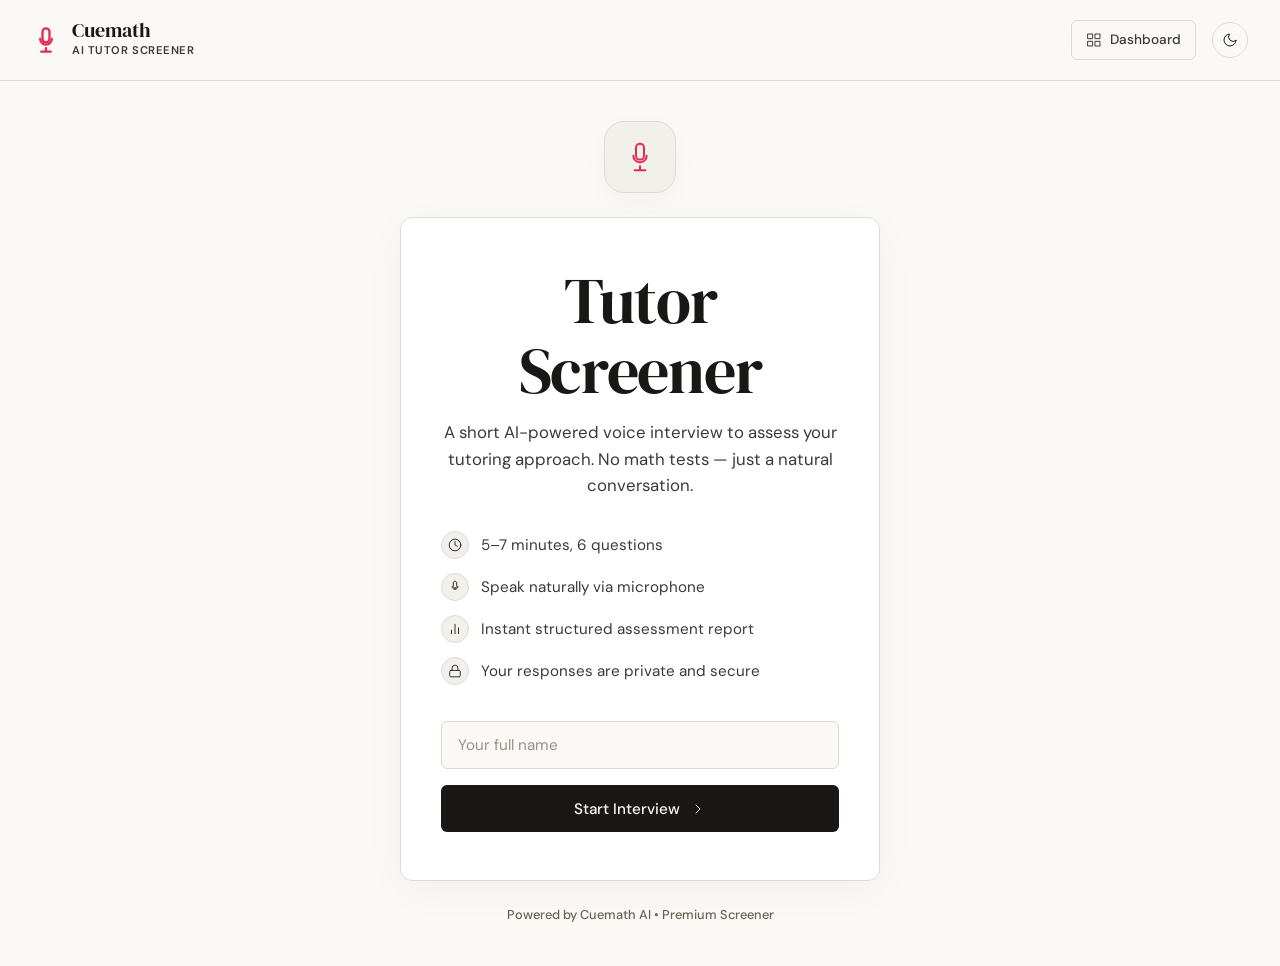
<file: frontend/index.html>
<!DOCTYPE html>
<html lang="en">
<head>
  <meta charset="UTF-8" />
  <meta name="viewport" content="width=device-width, initial-scale=1.0" />
  <title>AI Tutor Screener — Cuemath</title>
  <meta name="description" content="Cuemath's AI-powered tutor screening interview." />
  <link rel="preconnect" href="https://fonts.googleapis.com">
  <link rel="preconnect" href="https://fonts.gstatic.com" crossorigin>
  <link href="https://fonts.googleapis.com/css2?family=DM+Serif+Display:ital@0;1&family=DM+Sans:wght@400;500;600&display=swap" rel="stylesheet">
  <link rel="stylesheet" href="style.css" />
  <script src="js/theme.js"></script>
  <style>
    /* ---- Page Layout ---- */
    .page { position: relative; z-index: 1; min-height: 100vh; }

    /* ---- TOP NAV ---- */
    .nav {
      display: flex; align-items: center; justify-content: space-between;
      padding: 1.25rem 2rem;
      border-bottom: 1px solid var(--border);
      background: var(--paper);
      position: sticky; top: 0; z-index: 100;
    }
    .nav-logo { display: flex; align-items: center; gap: 12px; }
    .nav-logo-icon {
      width: 28px; height: 28px;
      color: var(--accent);
    }
    .nav-logo-icon svg { width: 100%; height: 100%; stroke-width: 2px; }
    .nav-logo-text { font-family: var(--font-display); font-size: 1.25rem; color: var(--ink); line-height: 1; margin-bottom: 2px; }
    .nav-logo-sub  { font-size: 0.7rem; color: var(--ink-soft); text-transform: uppercase; letter-spacing: 0.05em; font-weight: 600; }
    .nav-progress  { display: flex; align-items: center; gap: 12px; font-size: 0.88rem; font-weight: 500; color: var(--ink); }
    .progress-bar-wrap {
      width: 140px; height: 4px; background: var(--border); border-radius: var(--radius-full); overflow: hidden;
    }
    .progress-bar-fill {
      height: 100%; border-radius: var(--radius-full); transition: width 0.6s ease;
      background: var(--ink);
    }
    .nav-timer { font-family: var(--font-body); font-size: 0.95rem; font-weight: 500; color: var(--ink-soft); }

    /* ---- WELCOME SCREEN ---- */
    #welcome-screen {
      display: flex; flex-direction: column; align-items: center; justify-content: center;
      min-height: calc(100vh - 80px); padding: 40px 20px; text-align: center;
    }
    .welcome-icon-wrap {
      width: 72px; height: 72px; border-radius: 20px;
      background: var(--paper-warm);
      border: 1px solid var(--border);
      display: flex; align-items: center; justify-content: center;
      color: var(--accent); margin: 0 auto 24px;
      box-shadow: 0 8px 24px rgba(0,0,0,0.03);
    }
    .welcome-icon-wrap svg { width: 32px; height: 32px; }
    .welcome-card {
      max-width: 480px; width: 100%;
      padding: 48px 40px;
    }
    .welcome-card h1 { margin-bottom: 12px; }
    .welcome-card p { margin-bottom: 32px; font-size: 1.05rem; }
    .welcome-features {
      list-style: none; text-align: left; margin-bottom: 36px;
      display: flex; flex-direction: column; gap: 14px;
    }
    .welcome-features li {
      display: flex; align-items: center; gap: 12px;
      font-size: 0.95rem; color: var(--ink-soft);
    }
    .welcome-features li .feat-icon {
      width: 28px; height: 28px; border-radius: 50%;
      background: var(--paper-warm); border: 1px solid var(--border);
      display: flex; align-items: center; justify-content: center; color: var(--ink); flex-shrink: 0;
    }
    .welcome-features li .feat-icon svg { width: 14px; height: 14px; }
    
    .chrome-warning {
      display: none; margin-top: 20px;
      padding: 12px 16px; border-radius: var(--radius-sm);
      background: var(--paper-warm); border: 1px solid var(--border);
      color: var(--accent-amber); font-size: 0.85rem; font-weight: 500;
    }

    /* ---- INTERVIEW SCREEN ---- */
    #interview-screen { display: none; padding: 0 0 40px; }

    .interview-layout {
      max-width: 1100px; margin: 0 auto; padding: 32px 24px;
      display: grid; grid-template-columns: 1fr 380px; gap: 32px;
    }

    /* Chat panel */
    .chat-panel { display: flex; flex-direction: column; gap: 0; background: var(--paper-warm); border: none; }
    .chat-header {
      display: flex; align-items: center; gap: 16px; margin-bottom: 24px;
      padding-bottom: 16px; border-bottom: 1px solid var(--border);
    }
    .aria-avatar {
      width: 48px; height: 48px; border-radius: 50%; flex-shrink: 0;
      background: var(--paper-card); border: 1px solid var(--border);
      display: flex; align-items: center; justify-content: center;
      font-family: var(--font-display); font-size: 22px; color: var(--ink);
      position: relative; box-shadow: var(--shadow-card);
    }
    .aria-status-dot {
      position: absolute; bottom: 0; right: 0;
      width: 12px; height: 12px; border-radius: 50%;
      background: var(--accent-green); border: 2px solid var(--paper-warm);
    }
    .aria-info h3 { margin: 0; font-size: 1.05rem; }
    .aria-info p  { font-size: 0.8rem; margin: 0; color: var(--ink-soft); }

    .chat-messages {
      height: 480px; overflow-y: auto; display: flex; flex-direction: column; gap: 20px;
      padding: 8px 4px; scroll-behavior: smooth;
    }
    .message-wrap { display: flex; align-items: flex-end; gap: 12px; }
    .message-wrap.candidate { flex-direction: row-reverse; }

    .msg-avatar {
      width: 32px; height: 32px; border-radius: 50%; flex-shrink: 0;
      display: flex; align-items: center; justify-content: center; font-size: 14px; font-family: var(--font-display);
    }
    .msg-avatar.aria-av { background: var(--paper-card); color: var(--ink); border: 1px solid var(--border); }
    .msg-avatar.cand-av { background: var(--ink); color: var(--paper); }

    .message-bubble {
      max-width: 80%; padding: 14px 18px; border-radius: var(--radius-lg);
      font-size: 0.95rem; line-height: 1.6; position: relative; box-shadow: var(--shadow-card);
    }
    .message-bubble.aria-msg {
      background: var(--paper-card);
      border: 1px solid var(--border);
      border-bottom-left-radius: 4px;
      color: var(--ink);
      animation: fadeInLeft 0.3s ease forwards;
    }
    .message-bubble.cand-msg {
      background: var(--ink);
      border: 1px solid var(--ink);
      border-bottom-right-radius: 4px;
      color: var(--paper);
      animation: fadeInRight 0.3s ease forwards;
    }
    .msg-time {
      font-size: 0.7rem; color: var(--ink-faint); margin-top: 6px;
      text-align: right; white-space: nowrap; font-weight: 500;
    }
    .message-wrap.candidate .msg-time { text-align: left; }

    /* Typing indicator */
    .message-wrap#typing-wrap { display: none; }
    .message-wrap#typing-wrap.show { display: flex; }
    .typing-indicator {
      display: flex; align-items: center; gap: 6px; padding: 16px 18px;
      background: var(--paper-card); border: 1px solid var(--border);
      border-radius: var(--radius-lg); border-bottom-left-radius: 4px;
      width: fit-content; animation: fadeIn 0.3s ease; box-shadow: var(--shadow-card);
    }
    .typing-dot {
      width: 6px; height: 6px; border-radius: 50%; background: var(--ink-muted);
      animation: wave-bar 0.8s ease infinite;
    }
    .typing-dot:nth-child(2) { animation-delay: 0.15s; }
    .typing-dot:nth-child(3) { animation-delay: 0.30s; }

    /* Control panel */
    .control-panel {
      display: flex; flex-direction: column; gap: 20px; align-items: center;
    }
    .status-card {
      width: 100%; padding: 16px 20px; border-radius: var(--radius-md);
      background: var(--paper-card); border: 1px solid var(--border);
      text-align: center; box-shadow: var(--shadow-card);
    }
    .status-label {
      font-size: 0.75rem; font-weight: 600; letter-spacing: 0.05em;
      text-transform: uppercase; color: var(--ink-muted); margin-bottom: 6px;
    }
    .status-text {
      font-size: 1.05rem; font-weight: 500; color: var(--ink);
      display: flex; align-items: center; justify-content: center; gap: 8px;
    }
    .status-dot { width: 8px; height: 8px; border-radius: 50%; flex-shrink: 0; }
    .status-dot.idle      { background: var(--border); }
    .status-dot.listening { background: var(--accent); }
    .status-dot.processing{ background: var(--accent-amber); }
    .status-dot.speaking  { background: var(--accent-green); }

    /* Mic button area */
    .mic-area { display: flex; flex-direction: column; align-items: center; gap: 16px; margin: 10px 0; }
    .mic-button-wrap { position: relative; display: flex; align-items: center; justify-content: center; }
    .mic-pulse-ring {
      position: absolute; width: 110px; height: 110px; border-radius: 50%;
      border: 1px solid var(--accent); opacity: 0;
      animation: pulse-ring 1.5s cubic-bezier(0.2, 0.8, 0.4, 1) infinite;
    }
    .mic-pulse-ring:nth-child(2) { animation-delay: 0.5s; }
    .mic-pulse-ring:nth-child(3) { animation-delay: 1.0s; }

    .mic-button {
      width: 84px; height: 84px; border-radius: 50%; border: none; cursor: pointer;
      background: var(--paper-card); border: 1px solid var(--border);
      color: var(--ink);
      display: flex; align-items: center; justify-content: center;
      transition: var(--transition); position: relative; z-index: 1;
      box-shadow: var(--shadow-card);
    }
    .mic-button svg { width: 32px; height: 32px; }
    .mic-button:hover:not(:disabled) {
      border-color: var(--accent); color: var(--accent);
      transform: scale(1.02); box-shadow: var(--shadow-hover);
    }
    .mic-button.recording {
      background: var(--accent-light); border-color: var(--accent);
      color: var(--accent);
    }
    .mic-button:disabled { opacity: 0.4; cursor: not-allowed; transform: none; box-shadow: none; }
    .mic-label { font-size: 0.85rem; color: var(--ink-soft); font-weight: 500; }

    /* Waveform */
    .waveform {
      display: none; align-items: flex-end; justify-content: center; gap: 4px; height: 32px;
    }
    .waveform.show { display: flex; }
    .wave-bar {
      width: 4px; border-radius: 2px; background: var(--accent);
      animation: wave-bar 0.8s ease infinite;
    }
    .wave-bar:nth-child(1) { height: 12px; animation-delay: 0s; }
    .wave-bar:nth-child(2) { height: 24px; animation-delay: 0.1s; }
    .wave-bar:nth-child(3) { height: 32px; animation-delay: 0.2s; }
    .wave-bar:nth-child(4) { height: 24px; animation-delay: 0.3s; }
    .wave-bar:nth-child(5) { height: 12px; animation-delay: 0.4s; }

    /* Text fallback */
    .text-fallback {
      width: 100%; display: none; gap: 8px;
    }
    .text-fallback.show { display: flex; }
    .text-fallback input { flex: 1; border-color: var(--border); background: var(--paper-card); font-size: 0.95rem; }
    .text-fallback button { flex-shrink: 0; padding: 10px 16px; }

    /* Progress ring */
    .progress-ring-wrap {
      width: 100%; padding: 20px; border-radius: var(--radius-md);
      background: var(--paper-card); border: 1px solid var(--border);
      display: flex; align-items: center; gap: 20px; box-shadow: var(--shadow-card);
    }
    .progress-ring-svg { flex-shrink: 0; }
    .ring-bg  { fill: none; stroke: var(--border-soft); stroke-width: 6; }
    .ring-fill {
      fill: none; stroke-width: 6; stroke-linecap: round;
      stroke: var(--ink);
      stroke-dasharray: 220; stroke-dashoffset: 220;
      transition: stroke-dashoffset 0.8s cubic-bezier(0.2, 0.8, 0.4, 1);
      transform: rotate(-90deg); transform-origin: 50% 50%;
    }
    .progress-ring-info { flex: 1; }
    .progress-ring-q { font-family: var(--font-display); font-size: 1.8rem; line-height: 1; color: var(--ink); }
    .progress-ring-label { font-size: 0.8rem; color: var(--ink-soft); margin-top: 4px; font-weight: 500; }
    .progress-ring-bar-wrap {
      height: 4px; background: var(--border-soft); border-radius: var(--radius-full); margin-top: 12px; overflow: hidden;
    }
    .progress-ring-bar {
      height: 100%; border-radius: var(--radius-full); background: var(--ink);
      transition: width 0.6s ease;
    }

    /* Time card */
    .time-card {
      width: 100%; padding: 16px 20px; border-radius: var(--radius-md);
      background: var(--paper-card); border: 1px solid var(--border); box-shadow: var(--shadow-card);
      display: flex; align-items: center; justify-content: space-between;
    }
    .time-label { font-size: 0.75rem; color: var(--ink-muted); text-transform: uppercase; letter-spacing: 0.05em; font-weight: 600; margin-bottom: 4px; }
    .time-value { font-family: var(--font-body); font-size: 1.15rem; font-weight: 500; color: var(--ink); }
    
    /* End button */
    .end-interview-btn {
      width: 100%; padding: 14px 20px; border-radius: var(--radius-md);
      background: transparent; border: 1px solid var(--danger-light);
      color: var(--danger); font-size: 0.9rem; font-weight: 500;
      cursor: pointer; display: flex; align-items: center; justify-content: center;
      gap: 10px; transition: var(--transition); font-family: var(--font-body);
    }
    .end-interview-btn svg { width: 18px; height: 18px; }
    .end-interview-btn:hover {
      background: var(--danger-light); border-color: var(--danger);
    }

    /* Loading screen overlay */
    #generating-screen {
      display: none; position: fixed; inset: 0; z-index: 200;
      background: var(--paper);
      flex-direction: column; align-items: center; justify-content: center;
      text-align: center; gap: 24px;
    }
    #generating-screen.show { display: flex; }
    .gen-spinner {
      width: 60px; height: 60px; border-radius: 50%;
      border: 2px solid var(--border);
      border-top: 2px solid var(--accent);
      animation: spin 1s cubic-bezier(0.5, 0, 0.5, 1) infinite;
    }
    .gen-dots span {
      display: inline-block; width: 6px; height: 6px; border-radius: 50%;
      background: var(--accent); margin: 0 4px;
    }
    .gen-dots span:nth-child(1) { animation: wave-bar 1s ease-in-out infinite; }
    .gen-dots span:nth-child(2) { animation: wave-bar 1s ease-in-out 0.2s infinite; }
    .gen-dots span:nth-child(3) { animation: wave-bar 1s ease-in-out 0.4s infinite; }

    /* ---- Responsive ---- */
    @media (max-width: 768px) {
      .interview-layout { grid-template-columns: 1fr; }
      .chat-messages { height: 320px; }
      .nav { padding: 1rem 1.5rem; }
      .nav-progress { display: none; }
      .welcome-card { padding: 32px 24px; border: none; box-shadow: none; background: transparent; }
      .chat-panel { padding: 16px; background: var(--paper); }
    }
  </style>
</head>
<body>
<div class="page">

  <!-- TOP NAV -->
  <nav class="nav">
    <a href="index.html" class="nav-logo" style="text-decoration:none">
      <div class="nav-logo-icon">
        <svg viewBox="0 0 24 24" fill="none" class="icon"><path d="M12 14c1.66 0 3-1.34 3-3V5c0-1.66-1.34-3-3-3S9 3.34 9 5v6c0 1.66 1.34 3 3 3z"/><path d="M17 11c0 2.76-2.24 5-5 5s-5-2.24-5-5M12 19v3M8 22h8"/></svg>
      </div>
      <div>
        <div class="nav-logo-text">Cuemath</div>
        <div class="nav-logo-sub">AI Tutor Screener</div>
      </div>
    </a>
    <div class="nav-progress" id="nav-progress" style="display:none">
      <span id="progress-label">Question 1 of 6</span>
      <div class="progress-bar-wrap">
        <div class="progress-bar-fill" id="progress-bar" style="width:16%"></div>
      </div>
    </div>
    <div style="display:flex; align-items:center; gap:16px;">
      <a href="dashboard.html" class="btn btn-ghost" style="padding: 8px 14px; font-size: 0.85rem; display: flex; align-items: center; gap: 8px; text-decoration: none;">
        <svg viewBox="0 0 24 24" fill="none" class="icon" style="width:16px;height:16px;"><rect x="3" y="3" width="7" height="7"/><rect x="14" y="3" width="7" height="7"/><rect x="14" y="14" width="7" height="7"/><rect x="3" y="14" width="7" height="7"/></svg>
        Dashboard
      </a>
      <div class="nav-timer" id="nav-timer" style="display:none">00:00</div>
      <button class="theme-toggle-btn" onclick="toggleTheme()" title="Toggle Theme">
        <svg viewBox="0 0 24 24" fill="none" class="icon theme-toggle-icon"></svg>
      </button>
    </div>
  </nav>

  <!-- ==================== WELCOME SCREEN ==================== -->
  <div id="welcome-screen">
    <div class="welcome-icon-wrap">
      <svg viewBox="0 0 24 24" fill="none" class="icon"><path d="M12 14c1.66 0 3-1.34 3-3V5c0-1.66-1.34-3-3-3S9 3.34 9 5v6c0 1.66 1.34 3 3 3z"/><path d="M17 11c0 2.76-2.24 5-5 5s-5-2.24-5-5M12 19v3M8 22h8"/></svg>
    </div>
    <div class="card welcome-card animate-fadeIn">
      <h1 class="font-display">Tutor Screener</h1>
      <p>A short AI-powered voice interview to assess your tutoring approach. No math tests — just a natural conversation.</p>

      <ul class="welcome-features">
        <li>
          <div class="feat-icon"><svg viewBox="0 0 24 24" fill="none" class="icon"><circle cx="12" cy="12" r="10"/><polyline points="12 6 12 12 16 14"/></svg></div>
          <span>5–7 minutes, 6 questions</span>
        </li>
        <li>
          <div class="feat-icon"><svg viewBox="0 0 24 24" fill="none" class="icon"><path d="M12 14c1.66 0 3-1.34 3-3V5c0-1.66-1.34-3-3-3S9 3.34 9 5v6c0 1.66 1.34 3 3 3z"/><path d="M17 11c0 2.76-2.24 5-5 5s-5-2.24-5-5"/></svg></div>
          <span>Speak naturally via microphone</span>
        </li>
        <li>
          <div class="feat-icon"><svg viewBox="0 0 24 24" fill="none" class="icon"><line x1="18" y1="20" x2="18" y2="10"/><line x1="12" y1="20" x2="12" y2="4"/><line x1="6" y1="20" x2="6" y2="14"/></svg></div>
          <span>Instant structured assessment report</span>
        </li>
        <li>
          <div class="feat-icon"><svg viewBox="0 0 24 24" fill="none" class="icon"><rect x="3" y="11" width="18" height="11" rx="2" ry="2"/><path d="M7 11V7a5 5 0 0 1 10 0v4"/></svg></div>
          <span>Your responses are private and secure</span>
        </li>
      </ul>

      <input class="input" type="text" id="candidate-name" placeholder="Your full name" maxlength="60" autocomplete="name" />
      <div style="height:16px"></div>
      <button class="btn btn-primary" style="width:100%; justify-content:center; padding: 0.85rem;" id="start-btn" onclick="startInterview()">
        Start Interview 
        <svg viewBox="0 0 24 24" fill="none" class="icon" style="width:16px;height:16px;"><polyline points="9 18 15 12 9 6"/></svg>
      </button>

      <div class="chrome-warning" id="chrome-warning">
        <svg viewBox="0 0 24 24" fill="none" class="icon" style="width:16px;height:16px;display:inline-block;vertical-align:middle;margin-right:4px;"><path d="M10.29 3.86L1.82 18a2 2 0 0 0 1.71 3h16.94a2 2 0 0 0 1.71-3L13.71 3.86a2 2 0 0 0-3.42 0z"/><line x1="12" y1="9" x2="12" y2="13"/><line x1="12" y1="17" x2="12.01" y2="17"/></svg>
        For the best voice experience, please use Google Chrome or Microsoft Edge.
      </div>
    </div>
    <div style="margin-top:24px; font-size:0.8rem; color:var(--ink-muted); font-weight:500;">Powered by Cuemath AI • Premium Screener</div>
  </div>

  <!-- ==================== INTERVIEW SCREEN ==================== -->
  <div id="interview-screen">
    <div class="interview-layout">

      <!-- LEFT: Chat -->
      <div class="card chat-panel" style="padding:28px;">
        <div class="chat-header">
          <div class="aria-avatar">
            S
            <div class="aria-status-dot"></div>
          </div>
          <div class="aria-info">
            <h3 class="font-display">Sarah</h3>
            <p>AI Interviewer, Cuemath</p>
          </div>
        </div>

        <div class="chat-messages" id="chat-messages">
          <!-- Messages injected by JS -->
          <div class="message-wrap" id="typing-wrap" style="display:none">
            <div class="msg-avatar aria-av">S</div>
            <div class="typing-indicator" id="typing-indicator">
              <div class="typing-dot"></div>
              <div class="typing-dot"></div>
              <div class="typing-dot"></div>
            </div>
          </div>
        </div>
      </div>

      <!-- RIGHT: Controls -->
      <div class="control-panel">

        <!-- Progress ring + question count -->
        <div class="progress-ring-wrap card">
          <svg class="progress-ring-svg" width="64" height="64" viewBox="0 0 64 64">
            <circle cx="32" cy="32" r="27" class="ring-bg"/>
            <circle cx="32" cy="32" r="27" class="ring-fill" id="ctrl-ring-fill"/>
          </svg>
          <div class="progress-ring-info">
            <div class="progress-ring-q"><span id="ctrl-q-num">0</span><span id="ctrl-q-total" style="font-size:1.1rem;color:var(--ink-muted);font-family:var(--font-body)"> / 7</span></div>
            <div class="progress-ring-label">Questions answered</div>
            <div class="progress-ring-bar-wrap">
              <div class="progress-ring-bar" id="ctrl-prog-bar" style="width:0%"></div>
            </div>
          </div>
        </div>

        <!-- Time card: elapsed + countdown -->
        <div class="card" style="width:100%; padding:20px;">
          <div style="display:flex; justify-content:space-between; align-items:center; margin-bottom:12px;">
            <div>
              <div class="time-label">
                <svg viewBox="0 0 24 24" fill="none" class="icon" style="width:12px;height:12px;display:inline-block;vertical-align:-1px;margin-right:4px;"><circle cx="12" cy="12" r="10"/><polyline points="12 6 12 12 16 14"/></svg>
                Time spent
              </div>
              <div class="time-value" id="ctrl-timer">00:00</div>
            </div>
            <div style="text-align:right">
              <div class="time-label">
                <svg viewBox="0 0 24 24" fill="none" class="icon" style="width:12px;height:12px;display:inline-block;vertical-align:-1px;margin-right:4px;"><path d="M2 12h4l2-9 4 18 2-9h4"/></svg>
                Remaining
              </div>
              <div class="time-value" id="ctrl-countdown">07:00</div>
            </div>
          </div>
          <!-- Time progress bar -->
          <div style="height:4px; background:var(--border-soft); border-radius:10px; overflow:hidden;">
            <div id="ctrl-time-bar" style="height:100%; width:0%; border-radius:10px;
              background:var(--ink); transition:width 1s linear;"></div>
          </div>
        </div>

        <!-- Status -->
        <div class="status-card">
          <div class="status-label">Status</div>
          <div class="status-text" id="status-text">
            <div class="status-dot idle" id="status-dot"></div>
            <span id="status-label">Ready</span>
          </div>
        </div>

        <!-- Mic area -->
        <div class="mic-area">
          <div class="mic-button-wrap" id="mic-wrap">
            <div class="mic-pulse-ring" id="ring1" style="display:none"></div>
            <div class="mic-pulse-ring" id="ring2" style="display:none"></div>
            <button class="mic-button" id="mic-btn" onclick="toggleMic()" title="Click to speak">
              <svg viewBox="0 0 24 24" fill="none" class="icon"><path d="M12 14c1.66 0 3-1.34 3-3V5c0-1.66-1.34-3-3-3S9 3.34 9 5v6c0 1.66 1.34 3 3 3z"/><path d="M17 11c0 2.76-2.24 5-5 5s-5-2.24-5-5M12 19v3M8 22h8"/></svg>
            </button>
          </div>
          <div class="waveform" id="waveform">
            <div class="wave-bar"></div><div class="wave-bar"></div>
            <div class="wave-bar"></div><div class="wave-bar"></div>
            <div class="wave-bar"></div>
          </div>
          <span class="mic-label" id="mic-label">Click to speak</span>
        </div>

        <div class="text-fallback show" id="text-fallback">
          <input class="input" type="text" id="text-input" placeholder="Your answer will appear here..." />
          <button class="btn btn-primary" onclick="sendTextAnswer()">Send</button>
        </div>

        <!-- Send early while recording -->
        <button class="btn btn-danger" id="send-early-btn"
          onclick="stopRecording()"
          style="display:none; font-size:0.85rem; padding:10px 16px; width:100%; justify-content:center;">
          <svg viewBox="0 0 24 24" fill="none" class="icon" style="width:16px;height:16px;"><polyline points="20 6 9 17 4 12"/></svg>
          Done Speaking
        </button>

        <!-- End interview early -->
        <button class="end-interview-btn" id="end-btn" onclick="confirmEndInterview()">
          <svg viewBox="0 0 24 24" fill="none" class="icon"><rect x="3" y="3" width="18" height="18" rx="2" ry="2"/></svg>
          End Interview &amp; Get Report
        </button>
      </div>
    </div>
  </div>

  <!-- GENERATING SCREEN -->
  <div id="generating-screen">
    <div class="gen-spinner"></div>
    <h2 class="font-display">Generating Assessment</h2>
    <p style="max-width:340px; color:var(--ink-soft);">Sarah is analysing your responses across 5 dimensions. This takes about 15 seconds.</p>
    <div class="gen-dots">
      <span></span><span></span><span></span>
    </div>
  </div>

</div><!-- .page -->

<script type="module" src="js/main.js"></script>
</body>
</html>
</file>
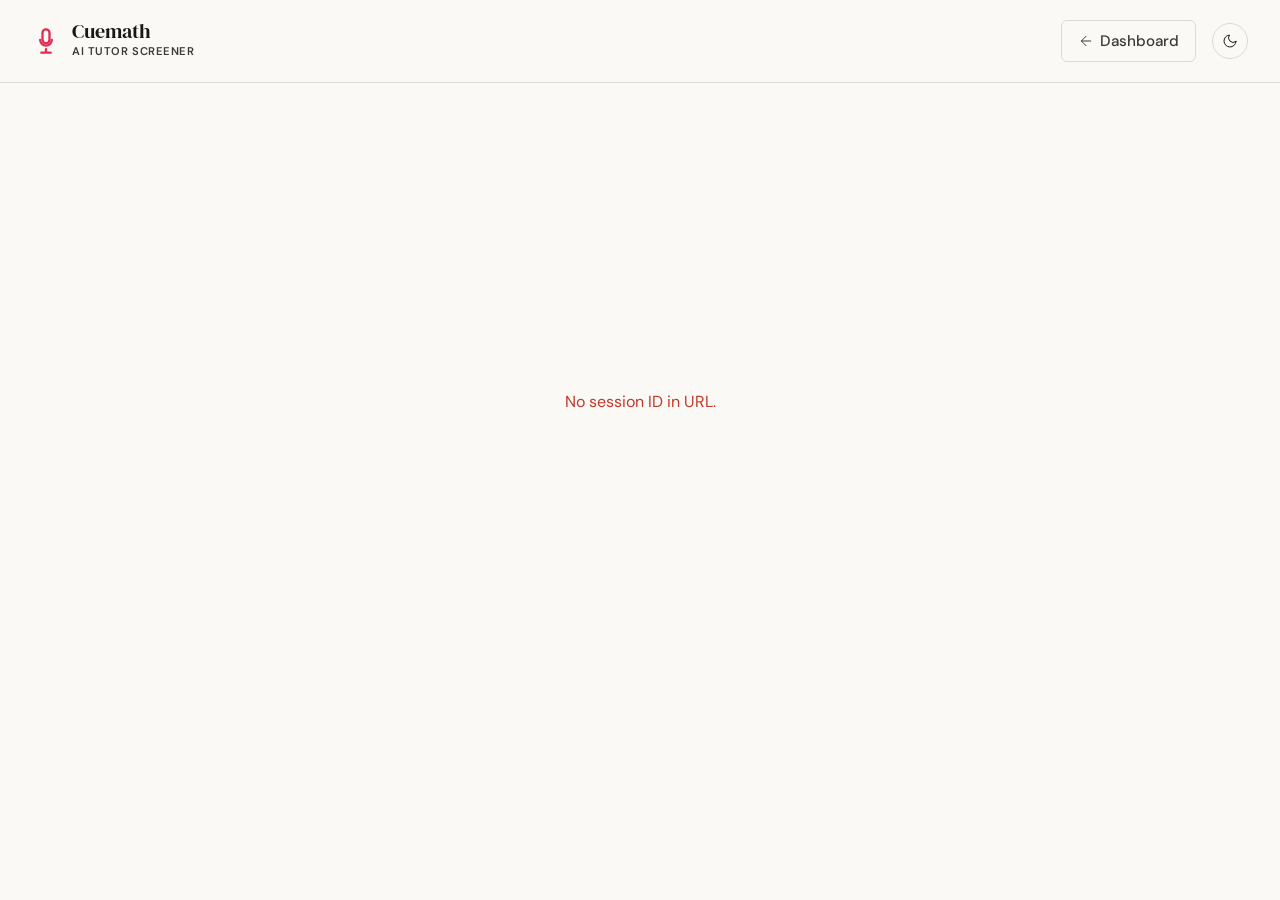
<file: frontend/report.html>
<!DOCTYPE html>
<html lang="en">
<head>
  <meta charset="UTF-8" />
  <meta name="viewport" content="width=device-width, initial-scale=1.0" />
  <title>Assessment Report — Cuemath AI Tutor Screener</title>
  <meta name="description" content="Detailed tutor candidate assessment report generated by Cuemath AI." />
  <link rel="preconnect" href="https://fonts.googleapis.com">
  <link rel="preconnect" href="https://fonts.gstatic.com" crossorigin>
  <link href="https://fonts.googleapis.com/css2?family=DM+Serif+Display:ital@0;1&family=DM+Sans:wght@400;500;600&display=swap" rel="stylesheet">
  <link rel="stylesheet" href="style.css" />
  <script src="js/theme.js"></script>
  <style>
    .page { position: relative; z-index: 1; }

    /* NAV */
    .nav {
      display: flex; align-items: center; justify-content: space-between;
      padding: 1.25rem 2rem; border-bottom: 1px solid var(--border);
      background: var(--paper);
      position: sticky; top: 0; z-index: 100;
    }
    .nav-left { display: flex; align-items: center; gap: 12px; }
    .nav-logo-icon {
      width: 28px; height: 28px;
      color: var(--accent);
    }
    .nav-logo-icon svg { width: 100%; height: 100%; stroke-width: 2px; }
    .nav-text { font-family: var(--font-display); font-size: 1.25rem; color: var(--ink); line-height: 1; margin-bottom: 2px; }
    .nav-sub  { font-size: 0.70rem; color: var(--ink-soft); text-transform: uppercase; letter-spacing: 0.05em; font-weight: 600; }

    /* MAIN LAYOUT */
    main { max-width: 860px; margin: 0 auto; padding: 48px 24px 80px; }

    /* LOADING */
    #loading {
      display: flex; flex-direction: column; align-items: center;
      justify-content: center; min-height: 60vh; gap: 20px; text-align: center;
    }
    .spinner {
      width: 50px; height: 50px; border-radius: 50%;
      border: 2px solid var(--border);
      border-top: 2px solid var(--accent);
      animation: spin 1s cubic-bezier(0.5, 0, 0.5, 1) infinite;
    }

    /* REPORT CONTENT */
    #report-content { display: none; }

    /* HEADER CARD */
    .report-header {
      padding: 40px; margin-bottom: 24px; text-align: center;
      border-radius: var(--radius-lg); background: var(--paper-warm); border: 1px solid var(--border);
    }
    .report-date { font-size: 0.85rem; color: var(--ink-muted); margin-bottom: 12px; font-weight: 500; font-family: var(--font-body); }
    .report-title { font-size: 1rem; color: var(--ink-soft); margin-top: 8px; font-weight: 500;}
    .report-name { font-family: var(--font-display); font-size: 2.8rem; line-height: 1.1; color: var(--ink); text-transform: capitalize; }

    /* RECOMMENDATION BANNER */
    .rec-banner {
      padding: 24px 32px; border-radius: var(--radius-md); margin-bottom: 32px;
      display: flex; align-items: center; gap: 20px; font-weight: 500; font-size: 1.15rem;
    }
    .rec-banner.pass   { background: rgba(43, 122, 80, 0.05); border: 1px solid rgba(43, 122, 80, 0.2); color: var(--accent-green); box-shadow: 0 4px 12px rgba(43, 122, 80, 0.05); }
    .rec-banner.fail   { background: var(--danger-light);  border: 1px solid rgba(192, 57, 43, 0.2);  color: var(--danger);   box-shadow: 0 4px 12px rgba(192, 57, 43, 0.05); }
    .rec-banner.maybe  { background: rgba(184, 115, 51, 0.05); border: 1px solid rgba(184, 115, 51, 0.2); color: var(--accent-amber); box-shadow: 0 4px 12px rgba(184, 115, 51, 0.05); }
    .rec-icon { width: 32px; height: 32px; }
    .rec-icon svg { width: 100%; height: 100%; stroke-width: 2px; }
    .rec-text { display: flex; flex-direction: column; gap: 4px; }
    .rec-label { font-size: 0.75rem; font-weight: 600; opacity: 0.8; text-transform: uppercase; letter-spacing: 0.05em; color: var(--ink-muted); }

    /* SCORE + SUMMARY ROW */
    .score-summary-row {
      display: grid; grid-template-columns: 200px 1fr; gap: 24px; margin-bottom: 32px;
    }
    .score-card {
      padding: 32px 20px; text-align: center;
    }
    .score-ring {
      position: relative; width: 100px; height: 100px; margin: 0 auto 16px;
    }
    .score-ring svg { transform: rotate(-90deg); }
    .score-ring-bg { fill: none; stroke: var(--border-soft); stroke-width: 6; }
    .score-ring-fill {
      fill: none; stroke-width: 6; stroke-linecap: round;
      stroke: var(--ink);
      stroke-dasharray: 283; stroke-dashoffset: 283;
      transition: stroke-dashoffset 1.5s cubic-bezier(0.2, 0.8, 0.4, 1);
    }
    .score-number {
      position: absolute; top: 50%; left: 50%; transform: translate(-50%, -50%);
      font-family: var(--font-display); font-size: 2.2rem; line-height: 1; color: var(--ink);
    }
    .score-label { font-size: 0.85rem; color: var(--ink-muted); font-weight: 500; }

    .summary-card { padding: 32px; }
    .summary-card h3 { margin-bottom: 12px; color: var(--ink-soft); font-size: 0.85rem; text-transform: uppercase; letter-spacing: 0.05em; font-weight: 600; }
    .summary-card p { font-size: 1.05rem; color: var(--ink); line-height: 1.7; }

    /* DIMENSIONS */
    .dimensions-grid {
      display: grid; grid-template-columns: 1fr 1fr; gap: 24px; margin-bottom: 32px;
    }
    .dimensions-grid .dim-card:last-child:nth-child(odd) {
      grid-column: 1 / -1;
    }
    .dim-card { padding: 28px 32px; }
    .dim-header { display: flex; align-items: center; justify-content: space-between; margin-bottom: 16px; }
    .dim-name { font-size: 1rem; font-weight: 600; display: flex; align-items: center; gap: 10px; color: var(--ink); }
    .dim-icon { width: 20px; height: 20px; color: var(--ink-soft); }
    .dim-icon svg { width: 100%; height: 100%; stroke-width: 1.5px; }
    .dim-score-badge {
      font-size: 1rem; font-family: var(--font-display); min-width: 44px;
      padding: 4px 12px; border-radius: var(--radius-full);
      text-align: center;
    }
    .score-high  { background: rgba(43, 122, 80, 0.1); color: var(--accent-green); }
    .score-mid   { background: rgba(184, 115, 51, 0.1); color: var(--accent-amber); }
    .score-low   { background: var(--danger-light);     color: var(--danger);   }
    .dim-bar-wrap {
      height: 4px; background: var(--border-soft); border-radius: var(--radius-full); overflow: hidden; margin-bottom: 16px;
    }
    .dim-bar-fill {
      height: 100%; border-radius: var(--radius-full); width: 0;
      transition: width 1.2s cubic-bezier(0.2, 0.8, 0.4, 1);
    }
    .bar-high  { background: var(--accent-green); }
    .bar-mid   { background: var(--accent-amber); }
    .bar-low   { background: var(--danger); }
    .dim-justification { font-size: 0.95rem; color: var(--ink-soft); margin-bottom: 16px; line-height: 1.6; }
    .dim-quote {
      font-style: italic; font-size: 0.9rem; color: var(--ink-muted);
      padding: 12px 16px; border-left: 2px solid var(--accent);
      background: var(--paper-warm); border-radius: 0 var(--radius-sm) var(--radius-sm) 0;
      line-height: 1.5;
    }

    /* TRANSCRIPT */
    .transcript-card { margin-bottom: 32px; border: 1px solid var(--border); border-radius: var(--radius-lg); background: var(--paper-card); overflow: hidden; box-shadow: var(--shadow-card); }
    .transcript-header {
      padding: 24px 32px; cursor: pointer; display: flex; justify-content: space-between; align-items: center;
      user-select: none; transition: var(--transition);
      background: var(--paper-warm);
    }
    .transcript-header:hover { background: var(--border-soft); }
    .transcript-header span:first-child { font-weight: 600; font-size: 1.05rem; display: flex; align-items: center; gap: 8px;}
    .transcript-body {
      max-height: 0; overflow: hidden; transition: max-height 0.4s cubic-bezier(0.2, 0.8, 0.4, 1);
    }
    .transcript-body.open { max-height: 800px; overflow-y: auto; }
    .transcript-messages { padding: 8px 32px 32px; display: flex; flex-direction: column; gap: 20px; }
    .t-msg { display: flex; gap: 16px; padding-top: 16px; border-top: 1px solid var(--border-soft);}
    .t-msg:first-child { border-top: none; }
    .t-role {
      font-size: 0.8rem; font-weight: 600; min-width: 72px;
      padding-top: 2px; text-transform: uppercase; letter-spacing: 0.05em;
    }
    .t-role.aria { color: var(--accent); }
    .t-role.cand { color: var(--ink-muted); }
    .t-content { font-size: 0.95rem; color: var(--ink); line-height: 1.6; flex: 1; }

    /* ACTIONS */
    .actions-row { display: flex; gap: 12px; flex-wrap: wrap; justify-content: center;}
    .actions-row .btn { padding: 0.85rem 1.5rem; font-size: 1rem; }

    @media print {
      :root {
        --ink: #000000;
        --ink-soft: #1a1a1a;
        --ink-muted: #444444;
        --paper: #ffffff;
        --paper-warm: #ffffff;
        --paper-card: #ffffff;
        --border: #cccccc;
      }
      @page { margin: 15mm; size: A4; }
      * { 
        -webkit-print-color-adjust: exact !important; 
        print-color-adjust: exact !important; 
        opacity: 1 !important; 
        color-adjust: exact !important;
      }
      .nav, .actions-row, .transcript-header { display: none !important; }
      body, .page { background: white !important; color: #000 !important; font-size: 11pt; }
      .card, .glass-card, .rec-banner, .dim-card, .report-header, .transcript-card {
        background: #fff !important; border: 1px solid #ddd !important; box-shadow: none !important; break-inside: avoid;
      }
      .font-display { font-family: Georgia, serif !important; color: #000 !important; }
      .report-name { color: #000 !important; font-weight: bold !important; font-size: 3rem !important; margin-bottom: 8px !important; }
      .report-title { color: #222 !important; font-weight: 600 !important; }
      .report-date, .score-label, .status-label, .dim-justification, .t-content, .summary-card p, .dim-name, .dim-score-badge { color: #111 !important; }
      .score-number { color: #000 !important; font-weight: 800 !important; font-size: 2.4rem !important; }
      .summary-card h3 { color: #000 !important; font-weight: bold !important; border-bottom: 1px solid #000; display: inline-block; margin-bottom: 12px; }
      .dim-score-badge { border: 1.5px solid #000 !important; font-weight: bold !important; background: #eee !important; color: #000 !important; }
      .dim-icon { color: #000 !important; }
      .dim-quote { color: #222 !important; border-left: 4px solid #000 !important; background: #f4f4f4 !important; font-style: italic !important; }
      .t-role.aria { color: #000 !important; font-weight: bold !important; }
      .t-role.cand { color: #444 !important; }
      .rec-banner.pass  { background: #f0fdf4 !important; border: 2px solid #166534 !important; color: #166534 !important; }
      .rec-banner.fail  { background: #fef2f2 !important; border: 2px solid #b91c1c !important; color: #b91c1c !important; }
      .rec-banner.maybe { background: #fffbeb !important; border: 2px solid #92400e !important; color: #92400e !important; }
      .score-high { color: #166534 !important; }
      .score-mid  { color: #92400e !important; }
      .score-low  { color: #b91c1c !important; }
      .dim-bar-wrap { background: #eee !important; height: 6px !important; }
      .bar-high { background: #166534 !important; }
      .bar-mid  { background: #92400e !important; }
      .bar-low  { background: #b91c1c !important; }
    }

    @media (max-width: 640px) {
      .dimensions-grid { grid-template-columns: 1fr; }
      .score-summary-row { grid-template-columns: 1fr; gap: 16px; }
      .nav { padding: 14px 20px; }
      .report-header { padding: 32px 20px; }
    }
  </style>
</head>
<body>
<div class="page">

  <!-- NAV -->
  <nav class="nav">
    <div class="nav-left">
      <div class="nav-logo-icon">
        <svg viewBox="0 0 24 24" fill="none" class="icon"><path d="M12 14c1.66 0 3-1.34 3-3V5c0-1.66-1.34-3-3-3S9 3.34 9 5v6c0 1.66 1.34 3 3 3z"/><path d="M17 11c0 2.76-2.24 5-5 5s-5-2.24-5-5M12 19v3M8 22h8"/></svg>
      </div>
      <div>
        <div class="nav-text">Cuemath</div>
        <div class="nav-sub">AI Tutor Screener</div>
      </div>
    </div>
    <div style="display:flex; align-items:center; gap:16px;">
      <a href="dashboard.html" class="btn btn-ghost" style="padding:8px 16px">
        <svg viewBox="0 0 24 24" fill="none" class="icon" style="width:16px;height:16px;margin-right:-4px;"><line x1="19" y1="12" x2="5" y2="12"/><polyline points="12 19 5 12 12 5"/></svg>
        Dashboard
      </a>
      <button class="theme-toggle-btn" onclick="toggleTheme()" title="Toggle Theme">
        <svg viewBox="0 0 24 24" fill="none" class="icon theme-toggle-icon"></svg>
      </button>
    </div>
  </nav>

  <main>
    <!-- LOADING -->
    <div id="loading">
      <div class="spinner"></div>
      <h2 class="font-display">Loading Report…</h2>
      <p style="color:var(--ink-soft)">Please wait while we fetch the assessment.</p>
    </div>

    <!-- REPORT -->
    <div id="report-content">

      <!-- Header -->
      <div class="report-header animate-fadeIn">
        <div class="report-date" id="report-date">—</div>
        <div class="report-name" id="report-name">—</div>
        <div class="report-title">Tutor Assessment Report</div>
      </div>

      <!-- Recommendation -->
      <div class="card rec-banner" id="rec-banner">
        <div class="rec-icon" id="rec-icon"></div>
        <div class="rec-text">
          <span class="rec-label">Recommendation</span>
          <span id="rec-text" class="font-display" style="font-size:1.4rem">—</span>
        </div>
      </div>

      <!-- Score + Summary -->
      <div class="score-summary-row">
        <div class="card score-card">
          <div class="score-ring">
            <svg width="100" height="100" viewBox="0 0 100 100">
              <circle cx="50" cy="50" r="45" class="score-ring-bg"/>
              <circle cx="50" cy="50" r="45" class="score-ring-fill" id="score-ring-fill"/>
            </svg>
            <div class="score-number" id="score-number">—</div>
          </div>
          <div class="score-label">Overall Score</div>
        </div>
        <div class="card summary-card">
          <h3>Summary</h3>
          <p id="summary-text">—</p>
        </div>
      </div>

      <!-- Dimensions -->
      <div class="dimensions-grid" id="dimensions-grid">
        <!-- Injected by JS -->
      </div>

      <!-- Transcript -->
      <div class="transcript-card">
        <div class="transcript-header" onclick="toggleTranscript()">
          <span>
            <svg viewBox="0 0 24 24" fill="none" class="icon" style="width:18px;height:18px;"><path d="M14 2H6a2 2 0 0 0-2 2v16a2 2 0 0 0 2 2h12a2 2 0 0 0 2-2V8z"/><polyline points="14 2 14 8 20 8"/><line x1="16" y1="13" x2="8" y2="13"/><line x1="16" y1="17" x2="8" y2="17"/><polyline points="10 9 9 9 8 9"/></svg>
            Full Transcript
          </span>
          <span id="transcript-toggle-icon" style="color:var(--ink-muted); font-size:0.85rem; font-weight:500;">
             <svg viewBox="0 0 24 24" fill="none" class="icon" style="width:16px;height:16px;"><polyline points="6 9 12 15 18 9"/></svg> 
             Expand
          </span>
        </div>
        <div class="transcript-body" id="transcript-body">
          <div class="transcript-messages" id="transcript-messages">
            <!-- Injected by JS -->
          </div>
        </div>
      </div>

      <!-- Actions -->
      <div class="actions-row">
        <button class="btn btn-primary" onclick="window.print()">
          <svg viewBox="0 0 24 24" fill="none" class="icon" style="width:16px;height:16px;"><polyline points="6 9 6 2 18 2 18 9"/><path d="M6 18H4a2 2 0 0 1-2-2v-5a2 2 0 0 1 2-2h16a2 2 0 0 1 2 2v5a2 2 0 0 1-2 2h-2"/><rect x="6" y="14" width="12" height="8"/></svg>
          Print Report
        </button>
        <button class="btn btn-ghost" onclick="copyLink()">
          <svg viewBox="0 0 24 24" fill="none" class="icon" style="width:16px;height:16px;"><path d="M10 13a5 5 0 0 0 7.54.54l3-3a5 5 0 0 0-7.07-7.07l-1.72 1.71"/><path d="M14 11a5 5 0 0 0-7.54-.54l-3 3a5 5 0 0 0 7.07 7.07l1.71-1.71"/></svg>
          Copy Link
        </button>
        <a href="index.html" class="btn btn-ghost">
          <svg viewBox="0 0 24 24" fill="none" class="icon" style="width:16px;height:16px;"><line x1="12" y1="5" x2="12" y2="19"/><line x1="5" y1="12" x2="19" y2="12"/></svg>
          New Interview
        </a>
      </div>
    </div>
  </main>
</div>

<script>
const DIMENSION_META = {
  communication_clarity: { label: 'Communication Clarity', icon: '<svg viewBox="0 0 24 24" fill="none" class="icon"><path d="M21 15a2 2 0 0 1-2 2H7l-4 4V5a2 2 0 0 1 2-2h14a2 2 0 0 1 2 2z"/></svg>' },
  warmth_and_patience:   { label: 'Warmth & Patience',     icon: '<svg viewBox="0 0 24 24" fill="none" class="icon"><path d="M20.84 4.61a5.5 5.5 0 0 0-7.78 0L12 5.67l-1.06-1.06a5.5 5.5 0 0 0-7.78 7.78l1.06 1.06L12 21.23l7.78-7.78 1.06-1.06a5.5 5.5 0 0 0 0-7.78z"/></svg>' },
  ability_to_simplify:   { label: 'Ability to Simplify',   icon: '<svg viewBox="0 0 24 24" fill="none" class="icon"><path d="M19.439 7.85c-.049.322.059.648.289.878l1.568 1.568c.47.47.706 1.087.706 1.704s-.235 1.233-.706 1.704l-1.611 1.611a.98.98 0 0 0-.253 1.024v.001c.219.684.093 1.453-.352 2.029-.444.576-1.157.868-1.854.764h-.001a1.002 1.002 0 0 0-1.009.288l-1.568 1.568c-.47.47-1.087.706-1.704.706s-1.233-.235-1.704-.706l-1.611-1.611a.98.98 0 0 0-1.023-.254v-.001c-.684.22-1.454.093-2.029-.352-.576-.444-.868-1.158-.764-1.855h.001A1 1 0 0 0 4.52 14.96L2.952 13.39c-.47-.47-.706-1.087-.706-1.704s.235-1.233.706-1.704l1.611-1.611a.98.98 0 0 0 .253-1.023v-.001c-.22-.684-.094-1.454.352-2.029.444-.576 1.158-.868 1.854-.764h.001a1.002 1.002 0 0 0 1.009-.288l1.568-1.568c.47-.47 1.087-.706 1.704-.706s1.233.235 1.704.706l1.611 1.611a.98.98 0 0 0 1.023.254v.001c.684-.22 1.454-.093 2.029.352.576.444.868 1.157.764 1.854h-.001c-.024.16.035.334.137.458Z"/><circle cx="12" cy="12" r="3"/></svg>' },
  english_fluency:       { label: 'English Fluency',       icon: '<svg viewBox="0 0 24 24" fill="none" class="icon"><path d="M12 2a10 10 0 1 0 10 10A10 10 0 0 0 12 2zm0 18a8 8 0 1 1 8-8 8 8 0 0 1-8 8z"/><path d="M12 2v20M2 12h20M12 2a15.3 15.3 0 0 1 4 10 15.3 15.3 0 0 1-4 10 15.3 15.3 0 0 1-4-10 15.3 15.3 0 0 1 4-10z"/></svg>' },
  candidate_fit:         { label: 'Candidate Fit',          icon: '<svg viewBox="0 0 24 24" fill="none" class="icon"><polygon points="12 2 15.09 8.26 22 9.27 17 14.14 18.18 21.02 12 17.77 5.82 21.02 7 14.14 2 9.27 8.91 8.26 12 2"/></svg>' },
};

function getSessionId() {
  return new URLSearchParams(window.location.search).get('session_id');
}

function scoreClass(score) {
  if (score >= 7) return 'high';
  if (score >= 5) return 'mid';
  return 'low';
}

async function loadReport() {
  const sid = getSessionId();
  if (!sid) {
    document.getElementById('loading').innerHTML = '<p style="color:var(--danger)">No session ID in URL.</p>';
    return;
  }

  // Poll until ready
  const maxAttempts = 20;
  let attempts = 0;
  while (attempts < maxAttempts) {
    try {
      const res = await fetch(`/api/session/report/${sid}`);
      const data = await res.json();
      if (data.status === 'ready') {
        renderReport(data.report, sid);
        return;
      }
    } catch (e) { console.error(e); }
    attempts++;
    await new Promise(r => setTimeout(r, 3000));
  }

  document.getElementById('loading').innerHTML = '<p style="color:var(--danger)">Report could not be loaded. Please try refreshing.</p>';
}

async function renderReport(report, sessionId) {
  document.getElementById('loading').style.display = 'none';
  document.getElementById('report-content').style.display = 'block';

  // Header
  document.getElementById('report-name').textContent = report.candidate_name;
  document.getElementById('report-date').textContent = new Date().toLocaleDateString('en-GB', {
    weekday: 'long', year: 'numeric', month: 'long', day: 'numeric'
  });

  // Recommendation banner
  const banner = document.getElementById('rec-banner');
  const rec = report.recommendation;
  const checkIcon = '<svg viewBox="0 0 24 24" fill="none" class="icon"><polyline points="20 6 9 17 4 12"/></svg>';
  const errorIcon = '<svg viewBox="0 0 24 24" fill="none" class="icon"><line x1="18" y1="6" x2="6" y2="18"/><line x1="6" y1="6" x2="18" y2="18"/></svg>';
  const warningIcon = '<svg viewBox="0 0 24 24" fill="none" class="icon"><path d="M10.29 3.86L1.82 18a2 2 0 0 0 1.71 3h16.94a2 2 0 0 0 1.71-3L13.71 3.86a2 2 0 0 0-3.42 0z"/><line x1="12" y1="9" x2="12" y2="13"/><line x1="12" y1="17" x2="12.01" y2="17"/></svg>';

  if (rec === 'Move to next round') {
    banner.classList.add('pass');
    document.getElementById('rec-icon').innerHTML = checkIcon;
  } else if (rec === 'Do not move forward') {
    banner.classList.add('fail');
    document.getElementById('rec-icon').innerHTML = errorIcon;
  } else {
    banner.classList.add('maybe');
    document.getElementById('rec-icon').innerHTML = warningIcon;
  }
  document.getElementById('rec-text').textContent = rec;

  // Score ring
  document.getElementById('score-number').textContent = report.overall_score;
  const pct = report.overall_score / 10;
  const circumference = 2 * Math.PI * 45; // ~283
  setTimeout(() => {
    document.getElementById('score-ring-fill').style.strokeDashoffset =
      circumference * (1 - pct);
  }, 200);

  // Summary
  document.getElementById('summary-text').textContent = report.summary;

  // Dimensions
  const grid = document.getElementById('dimensions-grid');
  grid.innerHTML = '';
  for (const [key, meta] of Object.entries(DIMENSION_META)) {
    const dim = report.dimensions[key];
    if (!dim) continue;
    const sc = scoreClass(dim.score);

    const card = document.createElement('div');
    card.className = 'card dim-card animate-fadeIn';
    card.innerHTML = `
      <div class="dim-header">
        <div class="dim-name"><div class="dim-icon">${meta.icon}</div>${meta.label}</div>
        <div class="dim-score-badge score-${sc}">${dim.score}/10</div>
      </div>
      <div class="dim-bar-wrap">
        <div class="dim-bar-fill bar-${sc}" id="bar-${key}" style="width:0%"></div>
      </div>
      <div class="dim-justification">${dim.justification}</div>
      <div class="dim-quote">${dim.quote}</div>
    `;
    grid.appendChild(card);

    // Animate bar after paint
    setTimeout(() => {
      const bar = document.getElementById(`bar-${key}`);
      if (bar) bar.style.width = `${dim.score * 10}%`;
    }, 300);
  }

  // Transcript
  try {
    const tRes = await fetch(`/api/session/history/${sessionId}`);
    const tData = await tRes.json();
    const msgs = document.getElementById('transcript-messages');
    msgs.innerHTML = '';
    for (const msg of tData.messages) {
      const isAria = msg.role === 'interviewer';
      const div = document.createElement('div');
      div.className = 't-msg';
      div.innerHTML = `
        <div class="t-role ${isAria ? 'aria' : 'cand'}">${isAria ? 'Sarah' : 'Candidate'}</div>
        <div class="t-content">${escapeHtml(msg.content)}</div>
      `;
      msgs.appendChild(div);
    }
  } catch (e) { console.error('Transcript load failed:', e); }
}

function toggleTranscript() {
  const body = document.getElementById('transcript-body');
  const icon = document.getElementById('transcript-toggle-icon');
  const isOpen = body.classList.toggle('open');
  icon.innerHTML = isOpen 
    ? '<svg viewBox="0 0 24 24" fill="none" class="icon" style="width:16px;height:16px;"><polyline points="18 15 12 9 6 15"/></svg> Collapse' 
    : '<svg viewBox="0 0 24 24" fill="none" class="icon" style="width:16px;height:16px;"><polyline points="6 9 12 15 18 9"/></svg> Expand';
}

function copyLink() {
  navigator.clipboard.writeText(window.location.href).then(() => {
    alert('Report link copied!');
  });
}

function escapeHtml(text) {
  return text.replace(/&/g,'&amp;').replace(/</g,'&lt;').replace(/>/g,'&gt;');
}

loadReport();
</script>
</body>
</html>
</file>
<file: frontend/style.css>
/* ============================================================
   AI Tutor Screener — Editoral Parchment Theme
   Premium, Minimal, Elegant Design
   ============================================================ */

/* --- CSS Variables --- */
:root {
  /* Colors - Light Mode / "Editorial Parchment" Default */
  --ink: #1a1816;
  --ink-soft: #3d3a36;
  --ink-muted: #6b6357;
  --ink-faint: #9a9088;
  --paper: #faf9f5;
  --paper-warm: #f2f0eb;
  --paper-card: #ffffff; /* Brightened slightly for premium contrast against paper */
  --accent: #E52b50;
  --accent-light: #fdecea;
  --danger: #c0392b;
  --danger-light: #fdecea;
  --border: #dcdad2;
  --border-soft: #e8e6df;
  
  --accent-green: #2B7A50;
  --accent-amber: #B87333;

  /* Fonts */
  --font-display: 'DM Serif Display', Georgia, serif;
  --font-body: 'DM Sans', -apple-system, blinkmacsystemfont, system-ui, sans-serif;

  /* Sizing */
  --max-width: 1200px;
  --auth-width: 440px;

  /* Spacing */
  --radius-sm: 6px;
  --radius-md: 12px;
  --radius-lg: 20px;
  --radius-full: 9999px;

  /* Shadows - Elegant & Soft */
  --shadow-card: 0 10px 40px rgba(0, 0, 0, 0.04);
  --shadow-hover: 0 15px 50px rgba(0, 0, 0, 0.08);

  --transition: all 0.3s cubic-bezier(0.25, 0.8, 0.25, 1);
}

html[data-theme="dark"] {
  /* Colors - Dark Mode / "Midnight Parchment" */
  --ink: #e6e4dd;
  --ink-soft: #d4d1ca;
  --ink-muted: #a3a099;
  --ink-faint: #7a7670;
  --paper: #1c1b19;
  --paper-warm: #282624;
  --paper-card: #22201e;
  --accent: #E52b50;
  --accent-light: #5a2d3a;
  --danger: #e74c3c;
  --danger-light: #5a2420;
  --border: #3d3a36;
  --border-soft: #4a4540;
  
  --accent-green: #3ab575;
  --accent-amber: #d99341;
  
  --shadow-card: 0 10px 40px rgba(0, 0, 0, 0.2);
  --shadow-hover: 0 15px 50px rgba(0, 0, 0, 0.3);
}

/* Theme Toggle Button */
.theme-toggle-btn {
  background: transparent;
  border: 1px solid var(--border);
  color: var(--ink);
  width: 36px;
  height: 36px;
  border-radius: 50%;
  display: flex;
  align-items: center;
  justify-content: center;
  cursor: pointer;
  transition: var(--transition);
}
.theme-toggle-btn:hover {
  background: var(--paper-warm);
}
.theme-toggle-icon {
  width: 18px;
  height: 18px;
}

/* --- Reset & Base --- */
*, *::before, *::after { box-sizing: border-box; margin: 0; padding: 0; }

html { scroll-behavior: smooth; }

body {
  font-family: var(--font-body);
  background-color: var(--paper);
  color: var(--ink);
  min-height: 100vh;
  line-height: 1.6;
  -webkit-font-smoothing: antialiased;
  -moz-osx-font-smoothing: grayscale;
  transition: background-color 0.3s, color 0.3s;
}

/* --- Typography --- */
h1, h2, .font-display { 
  font-family: var(--font-display); 
  font-weight: 400; 
  letter-spacing: -0.02em; 
}
h1 { font-size: clamp(2.5rem, 5vw, 4rem); line-height: 1.1; }
h2 { font-size: clamp(1.75rem, 3vw, 2.5rem); line-height: 1.2; }
h3 { font-size: 1.4rem; font-weight: 400; }
p  { color: var(--ink-soft); }

.gradient-text {
  /* Removed gradient for premium editorial feel */
  color: var(--ink);
}

/* Icons styling */
.icon {
  width: 1.2em;
  height: 1.2em;
  stroke-width: 1.5;
  fill: none;
  stroke: currentColor;
  stroke-linecap: round;
  stroke-linejoin: round;
}

/* --- Cards --- */
.glass-card, .card {
  background: var(--paper-card);
  border: 1px solid var(--border);
  border-radius: var(--radius-md);
  box-shadow: var(--shadow-card);
  transition: var(--transition);
}

/* --- Buttons --- */
.btn {
  display: inline-flex;
  align-items: center;
  justify-content: center;
  gap: 10px;
  padding: 0.65rem 1.5rem;
  border-radius: var(--radius-sm);
  font-family: var(--font-body);
  font-size: 0.95rem;
  font-weight: 500;
  cursor: pointer;
  border: none;
  transition: var(--transition);
  text-decoration: none;
  white-space: nowrap;
}

.btn-primary {
  background: var(--ink);
  color: var(--paper);
}
.btn-primary:hover:not(:disabled) {
  background: var(--accent);
  color: #fff;
  transform: translateY(-2px);
  box-shadow: 0 4px 12px rgba(229, 43, 80, 0.2);
}
.btn-primary:disabled {
  opacity: 0.5;
  cursor: not-allowed;
  transform: none;
}

.btn-ghost {
  background: transparent;
  color: var(--ink-soft);
  border: 1px solid var(--border);
}
.btn-ghost:hover { 
  border-color: var(--ink); 
  color: var(--ink); 
}

.btn-danger {
  background: transparent;
  color: var(--danger);
  border: 1px solid var(--danger-light);
}
.btn-danger:hover { 
  background: var(--danger); 
  color: #fff;
}

/* --- Inputs --- */
.input {
  width: 100%;
  background: var(--paper);
  border: 1px solid var(--border);
  border-radius: var(--radius-sm);
  padding: 0.8rem 1rem;
  color: var(--ink);
  font-family: var(--font-body);
  font-size: 0.95rem;
  outline: none;
  transition: var(--transition);
}
.input::placeholder { color: var(--ink-faint); }
.input:focus {
  border-color: var(--accent);
  box-shadow: 0 0 0 3px var(--accent-light);
}

/* --- Badges --- */
.badge {
  display: inline-flex;
  align-items: center;
  gap: 6px;
  padding: 0.35rem 0.85rem;
  border-radius: var(--radius-full);
  font-size: 0.75rem;
  font-weight: 600;
  letter-spacing: 0.05em;
  text-transform: uppercase;
}
.badge-green  { background: rgba(43, 122, 80, 0.1); color: var(--accent-green); border: 1px solid rgba(43, 122, 80, 0.2); }
.badge-red    { background: var(--danger-light); color: var(--danger); border: 1px solid rgba(192, 57, 43, 0.2); }
.badge-amber  { background: rgba(184, 115, 51, 0.1); color: var(--accent-amber); border: 1px solid rgba(184, 115, 51, 0.2); }
.badge-purple { background: var(--accent-light); color: var(--accent); border: 1px solid rgba(229, 43, 80, 0.2); }
.badge-grey   { background: var(--paper-warm); color: var(--ink-muted); border: 1px solid var(--border); }

/* --- Scrollbar --- */
::-webkit-scrollbar { width: 6px; }
::-webkit-scrollbar-track { background: var(--paper); }
::-webkit-scrollbar-thumb { background: var(--border); border-radius: 10px; }
::-webkit-scrollbar-thumb:hover { background: var(--ink-soft); }

/* --- Animations --- */
@keyframes fadeIn {
  from { opacity: 0; transform: translateY(12px); }
  to   { opacity: 1; transform: translateY(0); }
}

@keyframes fadeInLeft {
  from { opacity: 0; transform: translateX(-16px); }
  to   { opacity: 1; transform: translateX(0); }
}

@keyframes fadeInRight {
  from { opacity: 0; transform: translateX(16px); }
  to   { opacity: 1; transform: translateX(0); }
}

@keyframes spin {
  to { transform: rotate(360deg); }
}

@keyframes shimmer {
  from { background-position: -200% 0; }
  to   { background-position: 200% 0; }
}

.animate-fadeIn { animation: fadeIn 0.4s ease forwards; }

/* Custom Pulse Ring (sleek, precise) */
@keyframes pulse-ring {
  0%   { transform: scale(1);   opacity: 0.6; }
  100% { transform: scale(1.6); opacity: 0; }
}

/* Elegant wave animation */
@keyframes wave-bar {
  0%, 100% { transform: scaleY(0.4); }
  50%       { transform: scaleY(1); }
}
</file>
